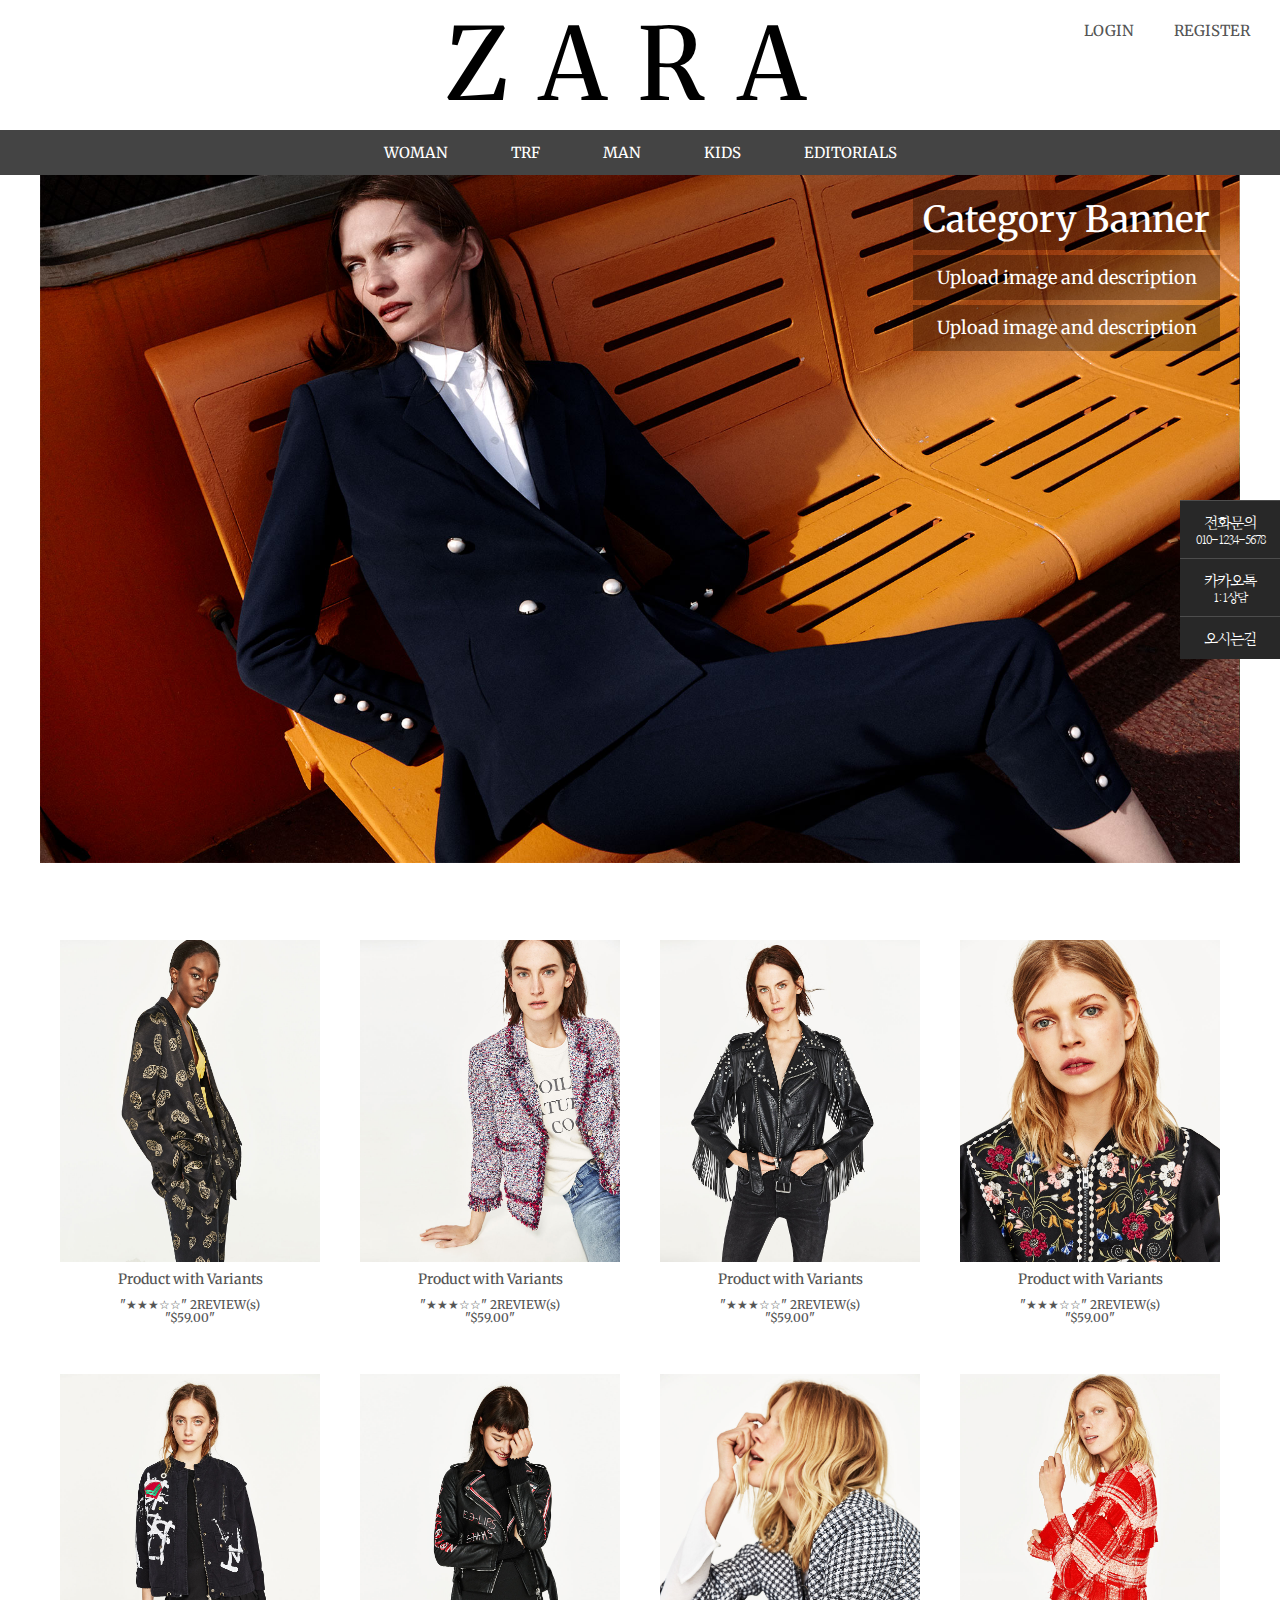
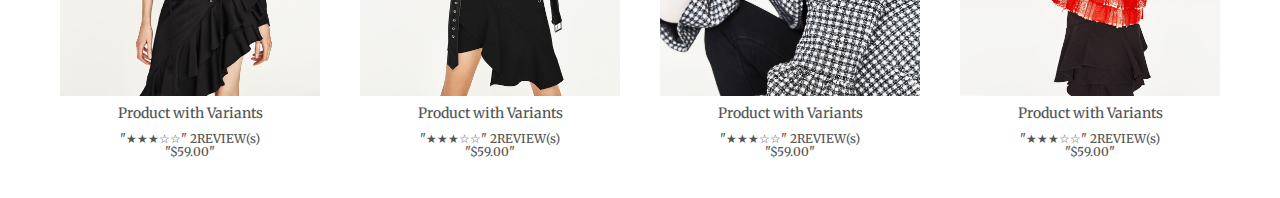
<file: index.html>
<!DOCTYPE html>
<html lang="en">
<head>
    <meta charset="UTF-8">
    <meta http-equiv="X-UA-Compatible" content="IE=edge">
    <meta name="viewport" content="width=device-width, initial-scale=1.0">
    <title>Document</title>

    <!-- 부트스트랩 css파일 참조 -->
    <link rel="stylesheet" href="css/bootstrap.css">

    <!-- 부트스트랩 js를 사용하기 위해서 jquery라이브러리 참조 -->
    <script src="https://ajax.googleapis.com/ajax/libs/jquery/3.5.1/jquery.min.js"></script>

    <!-- 부트스트랩 js참조-->
    <script src="js/bootstrap.js"></script>
    <!-- 개인 커스텀 디자인 -->
    <link rel="stylesheet" href="css/style.css">
    <!-- 시험 -->
    <link rel="stylesheet" href="css/test_css.css">

</head>
<body>
    
    <header class="hd">
        <h1>ZARA</h1> <!-- 헤더 페이지 이름 -->
        <ul> <!-- 헤더 우측 상단 로그인 메뉴-->
            <li>
                <a href="#">LOGIN</a> <!-- 로그인 -->
            </li>
            <li>
                <a href="#">REGISTER</a> <!-- 레지스터 -->
            </li>
        </ul>
        <nav> <!-- 헤더 하단 A 태그!! -->
            <ul>
                <li><a href="#">WOMAN</a></li>
                <li><a href="#">TRF</a></li>
                <li><a href="#">MAN</a></li>
                <li><a href="#">KIDS</a></li>
                <li><a href="#">EDITORIALS</a></li>
            </ul>
        </nav>
    </header>
    <!-------------우측 메뉴 영역--------------------->
    <aside class="quick_area"> <!-- 우측 pixed 메뉴창-->
        <ul class="quick_list">
            <li>
                <a href="#">
                    <h3>전화문의</h3>
                    <p>010-1234-5678</p>
                </a>
            </li>
            <li>
                <a href="#">
                    <h3>카카오톡</h3>
                    <p>1:1상담</p>
                </a>
            </li>
            <li>
                <a href="#">
                    <h3>오시는길</h3>
                </a>
            </li>
        </ul>

    </aside>

    <!--------------메인 이미지 영역------------------>
    <section class="main">
        <div class="main_text">
            <h2>Category Banner</h2> <!-- 포지션 문구 -->
            <p>Upload image and description</p>
            <p>Upload image and description</p>
        </div>
        
        <img src="test_css/main.jpg" alt=""> <!-- 메인 이미지 -->
        

    </section>

    <!-------------하단 상품 영역--------------------->
    <section class="contents">
        <ul class="clearfix">
            <!-- 개별 상품 이미지 영역-->
            <li>
                <img src="test_css/img_01.jpg" alt="product">
                <h2>Product with Variants</h2>
                <h3>
                    "★★★☆☆"
                    <span class="red">2REVIEW(s)</span>
                    <br/>
                    "$59.00"
                </h3>
                <div class="hover-content">
                    <a href="#">Jaket(상세)</a>
                </div>
            </li>

            <li>
                <img src="test_css/img_02.jpg" alt="product">
                <h2>Product with Variants</h2>
                <h3>
                    "★★★☆☆"
                    <span class="red">2REVIEW(s)</span>
                    <br/>
                    "$59.00"
                </h3>
                <div class="hover-content">
                    <a href="#">Jaket(상세)</a>
                </div>
            </li>

            <li>
                <img src="test_css/img_03.jpg" alt="product">
                <h2>Product with Variants</h2>
                <h3>
                    "★★★☆☆"
                    <span class="red">2REVIEW(s)</span>
                    <br/>
                    "$59.00"
                </h3>
                <div class="hover-content">
                    <a href="#">Jaket(상세)</a>
                </div>
            </li>

            <li>
                <img src="test_css/img_04.jpg" alt="product">
                <h2>Product with Variants</h2>
                <h3>
                    "★★★☆☆"
                    <span class="red">2REVIEW(s)</span>
                    <br/>
                    "$59.00"
                </h3>
                <div class="hover-content">
                    <a href="#">Jaket(상세)</a>
                </div>
            </li>

            <li>
                <img src="test_css/img_05.jpg" alt="product">
                <h2>Product with Variants</h2>
                <h3>
                    "★★★☆☆"
                    <span class="red">2REVIEW(s)</span>
                    <br/>
                    "$59.00"
                </h3>
                <div class="hover-content">
                    <a href="#">Jaket(상세)</a>
                </div>
            </li>

            <li>
                <img src="test_css/img_06.jpg" alt="product">
                <h2>Product with Variants</h2>
                <h3>
                    "★★★☆☆"
                    <span class="red">2REVIEW(s)</span>
                    <br/>
                    "$59.00"
                </h3>
                <div class="hover-content">
                    <a href="#">Jaket(상세)</a>
                </div>
            </li>

            <li>
                <img src="test_css/img_07.jpg" alt="product">
                <h2>Product with Variants</h2>
                <h3>
                    "★★★☆☆"
                    <span class="red">2REVIEW(s)</span>
                    <br/>
                    "$59.00"
                </h3>
                <div class="hover-content">
                    <a href="#">Jaket(상세)</a>
                </div>
            </li>

            <li>
                <img src="test_css/img_08.jpg" alt="product">
                <h2>Product with Variants</h2>
                <h3>
                    "★★★☆☆"
                    <span class="red">2REVIEW(s)</span>
                    <br/>
                    "$59.00"
                </h3>
                <div class="hover-content">
                    <a href="#">Jaket(상세)</a>
                </div>
            </li>
        </ul>
    </section>

</body>
</html>
</file>
<file: css/style.css>
/* 웹폰트 선언 */
@import url('https://fonts.googleapis.com/css2?family=Merriweather:wght@700;900&family=Nanum+Myeongjo&display=swap');
/* 2. 디자인 시작시 기본 선언 */
* {
    padding: 0;
    margin: 0;
    box-sizing: border-box;
}

body, html {
    font-family: 'Merriweather', serif;/* 웹폰트 적용 */ 
    width: 100%;
    min-width: 320px;
}

img {
    max-width: 100%; /* 사이즈가 변했을 때 넓이 유지 */
    height: auto; /* 넓이에 따라 높이가 변함 */
}

input, textarea, button, select {
    -webkit-appearance: none; /* 브라우저별로 고유하게 적용되는 form 관련요소들의 css제거 */
    -moz-appearance: none; 
    -o-appearance: none;
}
ul,li,dl,ol {list-style: none;} /* 순서 요소들의 리스트스타일 제거*/

/* 버튼과 input태그의 윤곽변경 */
.btn {border-radius: 0px;}
.form-control {border-radius: 0px;}
.form-control:focus {border: 1px solid #333;}
section {margin-top: 53px;}

/*===========헤더=============*/
.header_col1{
    background-color: #eee;
    overflow: hidden;
    height: 50px; /* 세로축 가운데 정렬*/
    line-height: 50px; /*세로축 가운데 정렬*/
}

.top_width > ul > li.on {
    /* 선택자를 붙여서 사용하게 되면 li태그안에 클래스 이름이 on인것을 의미 */
    border-top: 1px solid #d2d0d0;
    line-height: 42px;
    border-left: 1px solid #d2d0d0;
    border-right: 1px solid #d2d0d0;
    border-bottom: 1px solid #fff;
    background: #fff;
    font-weight: 500px;

    border-bottom: 5px solid #037fc3;
}

.top_width > ul > li {
    display: inline-block;
    width: 135px;
    text-align: center;
    font-weight: 700px;
}

.top_width > ul > li > a {
    text-decoration: none;
    color: #666;
    font-size: 14px;
}

.top_width {
    overflow: hidden;
    width: 1240px;
    margin: 0 auto;
}
.fl_left {float: left;}
.fl_right {float: right;}

.fl_right > a {
    background-color: #fff;
    text-decoration: none;
    color: #666;
    padding: 10px;
    border: 1px solid #d4d4d4;
}

/*========아랫쪽 헤더==========*/
.top_hide {display: none;}

.logo > a {
    background-image: url("../img/logo.png");
    display: block; /* a태그는 인라인이기때문에 강제 블럭지정*/
    width: 200px;
    height: 33px; /* 그림과 가로 세로를 똑같이 맞춰야 출력*/
    margin: 23px 0 0;
    background-repeat: no-repeat;
}

.logo {float: left;} /* 부모에 hidden */
.top_menu {float: left; margin-left: 30px;}
.top_menu > ul > li {
    display: inline-block; /* 배치구도 변경 */
}
.top_menu > ul > li > a {
    /*a에 넓이 설정을 해주는 이유는 마우스가 클릭이 가능하도록 하기 위해서 */
    display: block;
    height: 80px;
    line-height: 80px;
    padding: 0 5px;
    margin: 0 10px;
    font-size: 18px;
    font-weight: 500;
    color: #333;
    text-decoration: none;
}

.top_menu > ul > li > a:hover {
    color: #39f;
}

/* ======헤더2디자인============*/
.navbar {
    margin: 0;
}
/* 배경색 */
.custom_header {
    background-color: hsl(200, 21%, 29%);
    position: fixed;
    top: 0;
    left: 0;

    width: 100%;
    z-index: 50;
}
/* 태그색상 */
.custom_header  nav  a {
    color: white;
}
/* 이미지 위치 조정 */
.navbar-brand {
    padding: 10px 15px;
}


/* 마우스 호버, 포커스 시 백그라운드 색상변경 */
.custom_header .nav > li > a:hover,
.custom_header .nav > li > a:focus {
    background-color: #304047;
}

/* 모바일환경에서메뉴 윤곽색 */
.custom_header .navbar-toggle,
.custom_header .navbar-toggle .icon-bar{
    color: white;
    border: 1px solid #fff;
}
/* 드롭다운메뉴 색상변경 */
.dropdown-menu > li > a {
    color: #333;
}

@media (max-width: 767px){
    .dropdown-menu > li > a {
        color: #eee;
    }
    
}

/*=======footer=======*/
footer{
    background-color: #263238;
    color:#eee;
    padding: 40px 0;
    margin-top: 3px;
}
footer .copyright{
    font-size: 15px;
    font-weight: 500;
}

footer .footer-menu > li {
    display: inline-block;
}
footer .footer-menu > li > a {
    display: block;
    padding: 0 15px;
    color: #eee;
}
/* ==========슬라이더 영역===========*/
.slide-list{
    padding: 0;
}
.carousel-control.right,
.carousel-control.left {
    background-image: -webkit-linear-gradient(left, rgba(0, 0, 0, 0) 0%, rgba(0, 0, 0, 0) 100%);
}

/*===========메인 상품 리스트 ==========*/
.prod-wrap, .prod-inner > a {
    border: 1px solid #d2d2d2;
}
.prod-wrap, .prod-inner {
    padding: 5px;
}

.prod-inner > a {
    display: block;
    text-align: center;
    position: relative;
}

.prod-inner > a > .arrow {
    display: block;
    width: 35px;
    height: 35px;
    line-height: 37px;
    background-color: hsl(0, 0%, 39%);
    color: #fff;
    position: absolute; /* 부모 영역에 relative*/
    bottom: 20px;
    left: 20px;
    opacity: 0.5;
}
.prod-inner > a > .hover {
    width: 100px;
    background-color: #037fc3;
    opacity: 0;/*0이면 투명,1이면 기본*/
}
.prod-inner > a:hover > .arrow {
 opacity: 0;
}
.prod-inner > a:hover > .hover {
    opacity: 1;
}
.prod-inner > a:hover {
    border: 1px solid #037fc3;
}


/* ======블로그 영역========= */
/* *{
    padding: 0;
    margin: 0;
    box-sizing: border-box;
}

.container > .row > .title {
    margin-top: 100px;
    padding-left: 25px;
}
.container > .row > .title > h2{
    margin-bottom: -10px;
}
.list {
    text-align: center;
}
== 제품화면 영역== 
.imgbox{
    position: relative;
    width: 100%;
    height: 100%;
    margin: 10px;
    border: 1px solid rgb(216, 216, 216);
}

 상품 내용 영역 


.name {
    padding: 15px;
    text-align: center;
}
.name > p {
    font-size: 16px;
}

 별 영역 
.starbox{
   
    overflow: hidden;
}
.star-left{
    float: left;
}
.star-left > li {
    color: #FDCC11;
}
.starbox > strong{
    float: right;
}
 호버영역 
.imgbox > .hober{
    left: 0;
    top: 0;
    padding: 15px;
    position: absolute;
    width: 100%;
    height: 100%;
    background-color: hsl(0, 0%, 0%);
    opacity: 0;
    box-sizing: border-box;
}
.hober:hover {
    opacity: 0.8;
}
.hober > a {
    text-decoration: none;
    color: white;
} */

/* 강사님 블로그 영역 */

@media(min-width:1200px){
.blog-style > li[class*="col-lg-2"]{
    width: 20%;
    }
}
.blog-wrap{
    border: 1px solid #d2d2d2;
    position: relative;
    margin-bottom: 30px;
}
.blog-wrap > .blog-content {
    padding: 15%;
}
.blog-wrap > .blog-content > p{
    font-size:  15px;
    font-weight: bold;
    min-height: 70px; /*가변 높이*/
}
.blog-info {
    overflow: hidden;
}
.blog-info > ul {
    float: left;
}
.blog-info > strong {
    float: right;
    font-size: 15px;
}
.blog-info > ul > li {
    display: inline-block;
    color: #fdcc11;
}

.blog-wrap > .blog-img {
    text-align: center;
   
}
.blog-content-hover {
    background-color: hsl(0, 0%, 0%,.8);
    position: absolute;
    left: 0;
    top: 0;
    width: 100%;
    height: 100%;
    text-align: center;
    padding: 20px;
    opacity: 0;
}
.blog-content-hover > a {
    color: white;
    font-size: 15px;
    font-weight: bold;
    box-sizing: border-box;
    text-decoration: none;
    display: block;
    width: 100%;
    height: 100%;
}
.blog-wrap:hover > .blog-content-hover{
    opacity: 1;
}
</file>
<file: css/test_css.css>
/* 시험 페이지 */
/*================ 헤더 부분 =============== */

body, html {
    font-family: 'Merriweather', serif;/* 웹폰트 적용 */ 
    width: 100%;
    min-width: 320px;
}

/* 헤더 전체 */
.hd {
    position: fixed;
    z-index: 10;
    width: 100%;
    top: 0;
    left: 0;
    display: block;
    background-color: white;
}
/* ZARA 메인 글씨 */
li,ol {
    list-style-type: none;
}
.hd  h1{
    background-color: #fff;
    font-size: 100px;
    letter-spacing: 30px;
    text-align: center;
    margin: 0;
    color: black;
    line-height: 1.3;
}
/* 헤더 우측상단 로그인 영역 */
.hd > ul {
    position: absolute;
    top: 10px;
    right: 10px;
}

.hd >ul li {
    float: left;
    margin: 10px 20px;
   
}
.hd ul a {
    text-decoration: none;
    color:#555;
    outline: 0;
    font-size: 15px;
    
}
/* nav 영역 */
.hd > nav {
    height: 45px;
    background: #444;
    text-align: center;
    margin: 0;
}

.hd > nav ul li {
    display: inline-block;
}
.hd > nav ul {
    margin-bottom: 0;
}
.hd > nav ul li a {
    display: block;
    color: #fff;
    height: 37px;
    line-height: 40px;
    padding: 0 20px;
    margin: 0 10px;
    border-bottom: 3px solid #444;
    transition: all 0.5s linear 0s;
    margin-top: 3px;
}
.hd > nav ul li a:hover {
    border-bottom: 6px solid #fff;
    transition: cubic-bezier(1.1, -0.4, 0.5, 1.6)
}
/* =========== 우측 메뉴 영역=========== */
.quick_area {
    position: fixed;
    top: 500px;
    right: 0;
    width: 100px;
    z-index: 20;
}
.quick_area li {
    text-align: center;
    background-color: #282828;
    font-size: 15px;
}
.quick_area li a {
    display: block;
    padding: 15px 0;
    border-top: 1px solid #4d4d4d;
    color: #fff;
    font-size: 12px;
    line-height: 1.3;
    letter-spacing: -1px;
    padding-bottom: 10px;
    font-family: 'Nanum Myeongjo',serif;
}
.quick_area li a h3{
    font-size: 15px;
    margin: 0;
}
.quick_area li a p{
    font-size: 12px;
    margin: 0;
}
/* ========= 메인 이미지 영역 ========== */
.main {
    text-align: center;
    margin: 170px auto 0 auto;
    width: 1200px;
    height: 750px;
    position: relative;
}
.main > img {
    width: 1200px;
}
.main > .main_text {
    position: absolute;
    top: 50;
    right: 20px;
    z-index: 2;
}
.main h2 {
    font-size: 36px;
    background: rgba(0,0,0,.3);
    padding: 10px;
    color: #fff;
    margin-bottom: 5px;
}
.main p {
    font-size: 18px;
    background: rgba(0,0,0,.3);
    padding: 10px;
    color: #fff;
    margin-bottom: 5px;
}
/* ====== 하단 상품 영역 ========= */
.contents {
    width: 1200px;
    margin: 0 auto;
    text-align: center;
}
.contents .clearfix {
    overflow: hidden;
}
.contents ul li {
    float: left;
    width: 25%;
    padding: 20px;
    position: relative;
}
.contents ul li h2 {
    font-size: 14px;
    color: #555;
    margin-top: 10px;
}
.contents ul li h3 {
    font-size: 12px;
    color: #555;
    margin-top: 10px;
}
.contents ul li .hover-content {
    position: absolute;
    left: 0;
    top: 0;
    width: 100%;
    height: 100%;
    background-color: rgba(0,0,0,.8);
    opacity: 0;
}
.contents ul li .hover-content a{
    display: block;
    width: 100%;
    height: 100%;
    color: #fff;
    font-size: 15px;
    line-height: 20px;
    font-weight: 700;
    padding: 30px;
}


.contents > .clearfix .hover-content:hover {
    opacity: 0.9;
    transition: 0.8s linear;
  transform: scale(1);
    /* transition: all 0.5s ease-in-out 1ms; */
}
.contents > .clearfix .hover-content a{
    text-decoration: none;
}
</file>
